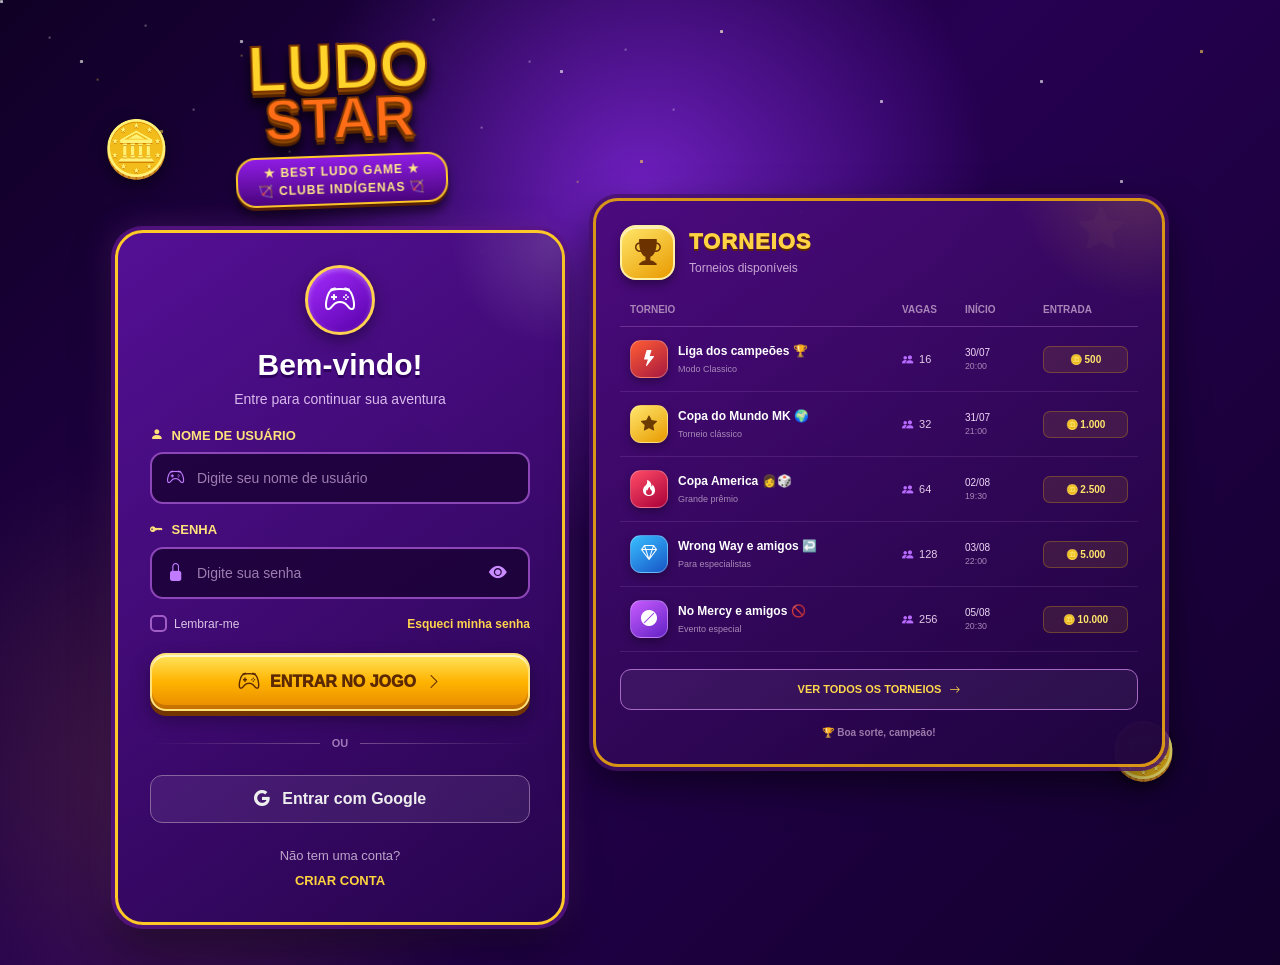
<file: Java_Spring Boot_Docker/src/main/resources/static/index.html>
<!DOCTYPE html>
<html lang="pt-BR">
<head>
    <meta charset="UTF-8">
    <meta name="viewport" content="width=device-width, initial-scale=1.0">

    <title>Ludo Star - Login</title>

    <!-- Bootstrap -->
    <link
            href="https://cdn.jsdelivr.net/npm/bootstrap@5.3.3/dist/css/bootstrap.min.css"
            rel="stylesheet"
    >

    <!-- Bootstrap Icons -->
    <link
            rel="stylesheet"
            href="https://cdn.jsdelivr.net/npm/bootstrap-icons@1.11.3/font/bootstrap-icons.min.css"
    >

    <!-- CSS -->
    <link rel="stylesheet" href="css/style.css">
</head>

<body>

<!-- Efeitos decorativos -->
<div class="stars"></div>
<div class="stars stars-2"></div>

<div class="coin coin-1">🪙</div>
<div class="coin coin-2">🪙</div>
<div class="coin coin-3">⭐</div>

<main class="login-page">

    <div class="game-layout">

        <!-- =================================
             LOGIN
        ================================== -->

        <div class="login-wrapper">

            <div class="game-logo">
                <div class="logo-ludo">LUDO</div>
                <div class="logo-star">STAR</div>

                <div class="logo-decoration">
                    ★ BEST LUDO GAME ★ <br/>
                    🏹 CLUBE INDÍGENAS 🏹
                </div>
            </div>

            <div class="login-card">

                <div class="card-shine"></div>

                <div class="login-header">

                    <div class="avatar-icon">
                        <i class="bi bi-controller"></i>
                    </div>

                    <h1>Bem-vindo!</h1>

                    <p>
                        Entre para continuar sua aventura
                    </p>

                </div>

                <form id="loginForm">

                    <div class="input-box mb-3">

                        <label for="usernameInput">
                            <i class="bi bi-person-fill"></i>
                            Nome de usuário
                        </label>

                        <div class="game-input">

                            <i class="bi bi-controller"></i>

                            <input
                                    type="text"
                                    id="usernameInput"
                                    placeholder="Digite seu nome de usuário"
                                    autocomplete="username"
                                    required
                            >

                        </div>

                    </div>


                    <div class="input-box mb-3">

                        <label for="passwordInput">
                            <i class="bi bi-key-fill"></i>
                            Senha
                        </label>

                        <div class="game-input">

                            <i class="bi bi-lock-fill"></i>

                            <input
                                    type="password"
                                    id="passwordInput"
                                    placeholder="Digite sua senha"
                                    required
                            >

                            <button
                                    type="button"
                                    id="togglePasswordButton"
                                    class="password-button"
                            >
                                <i
                                        class="bi bi-eye-fill"
                                        id="togglePasswordIcon"
                                ></i>
                            </button>

                        </div>

                    </div>


                    <div class="login-options">

                        <label class="remember">

                            <input
                                    type="checkbox"
                                    id="rememberCheckbox"
                            >

                            <span></span>

                            Lembrar-me

                        </label>

                        <a
                                href="#"
                                id="forgotPasswordLink"
                        >
                            Esqueci minha senha
                        </a>

                    </div>


                    <div
                            id="loginMessage"
                            class="game-message d-none"
                    ></div>


                    <button
                            type="submit"
                            id="loginButton"
                            class="play-button"
                    >

                        <span class="button-icon">
                            <i class="bi bi-controller"></i>
                        </span>

                        <span>ENTRAR NO JOGO</span>

                        <i class="bi bi-chevron-right"></i>

                    </button>

                </form>


                <div class="separator">
                    <span>OU</span>
                </div>


                <button
                        type="button"
                        id="googleLoginButton"
                        class="google-button"
                >
                    <i class="bi bi-google"></i>
                    Entrar com Google
                </button>


                <div class="register-area">

                    <span>Não tem uma conta?</span>

                    <a
                            href="register.html"
                            id="registerLink"
                    >
                        CRIAR CONTA
                    </a>

                </div>

            </div>

        </div>


        <!-- =================================
             TORNEIOS
        ================================== -->

        <aside class="tournaments-card">

            <div class="tournaments-header">

                <div class="trophy-icon">
                    <i class="bi bi-trophy-fill"></i>
                </div>

                <div>
                    <h2>TORNEIOS</h2>

                    <p>
                        Torneios disponíveis
                    </p>
                </div>

            </div>


            <!-- Cabeçalho da tabela -->

            <div class="tournament-table-header">

                <span>Torneio</span>
                <span>Vagas</span>
                <span>Início</span>
                <span>Entrada</span>

            </div>


            <!-- Torneio 1 -->

            <div class="tournament-item">

                <div class="tournament-name">

                    <div class="tournament-badge">
                        <i class="bi bi-lightning-fill"></i>
                    </div>

                    <div>
                        <strong>
                            Liga dos campeões 🏆
                        </strong>

                        <small>
                            Modo Classico
                        </small>
                    </div>

                </div>

                <div class="tournament-value">
                    <i class="bi bi-people-fill"></i>
                    16
                </div>

                <div class="tournament-date">
                    30/07<br>
                    <small>20:00</small>
                </div>

                <div class="entry-fee">
                    🪙 500
                </div>

            </div>


            <!-- Torneio 2 -->

            <div class="tournament-item">

                <div class="tournament-name">

                    <div class="tournament-badge gold">
                        <i class="bi bi-star-fill"></i>
                    </div>

                    <div>
                        <strong>
                            Copa do Mundo MK 🌍
                        </strong>

                        <small>
                            Torneio clássico
                        </small>
                    </div>

                </div>

                <div class="tournament-value">
                    <i class="bi bi-people-fill"></i>
                    32
                </div>

                <div class="tournament-date">
                    31/07<br>
                    <small>21:00</small>
                </div>

                <div class="entry-fee">
                    🪙 1.000
                </div>

            </div>


            <!-- Torneio 3 -->

            <div class="tournament-item">

                <div class="tournament-name">

                    <div class="tournament-badge red">
                        <i class="bi bi-fire"></i>
                    </div>

                    <div>
                        <strong>
                            Copa America 👩🎲
                        </strong>

                        <small>
                            Grande prêmio
                        </small>
                    </div>

                </div>

                <div class="tournament-value">
                    <i class="bi bi-people-fill"></i>
                    64
                </div>

                <div class="tournament-date">
                    02/08<br>
                    <small>19:30</small>
                </div>

                <div class="entry-fee">
                    🪙 2.500
                </div>

            </div>


            <!-- Torneio 4 -->

            <div class="tournament-item">

                <div class="tournament-name">

                    <div class="tournament-badge blue">
                        <i class="bi bi-gem"></i>
                    </div>

                    <div>
                        <strong>
                            Wrong Way e amigos ↩️
                        </strong>

                        <small>
                            Para especialistas
                        </small>
                    </div>

                </div>

                <div class="tournament-value">
                    <i class="bi bi-people-fill"></i>
                    128
                </div>

                <div class="tournament-date">
                    03/08<br>
                    <small>22:00</small>
                </div>

                <div class="entry-fee">
                    🪙 5.000
                </div>

            </div>


            <!-- Torneio 5 -->

            <div class="tournament-item">

                <div class="tournament-name">

                    <div class="tournament-badge purple">
                        <i class="bi bi-ban-fill"></i>
                    </div>

                    <div>
                        <strong>
                            No Mercy e amigos 🚫
                        </strong>

                        <small>
                            Evento especial
                        </small>
                    </div>

                </div>

                <div class="tournament-value">
                    <i class="bi bi-people-fill"></i>
                    256
                </div>

                <div class="tournament-date">
                    05/08<br>
                    <small>20:30</small>
                </div>

                <div class="entry-fee">
                    🪙 10.000
                </div>

            </div>


            <button
                    type="button"
                    id="viewTournamentsButton"
                    class="view-tournaments-button"
            >
                VER TODOS OS TORNEIOS
                <i class="bi bi-arrow-right"></i>
            </button>


            <div class="tournament-footer">
                🏆 Boa sorte, campeão!
            </div>

        </aside>

    </div>

</main>

<script src="js/login.js"></script>

</body>
</html>
</file>
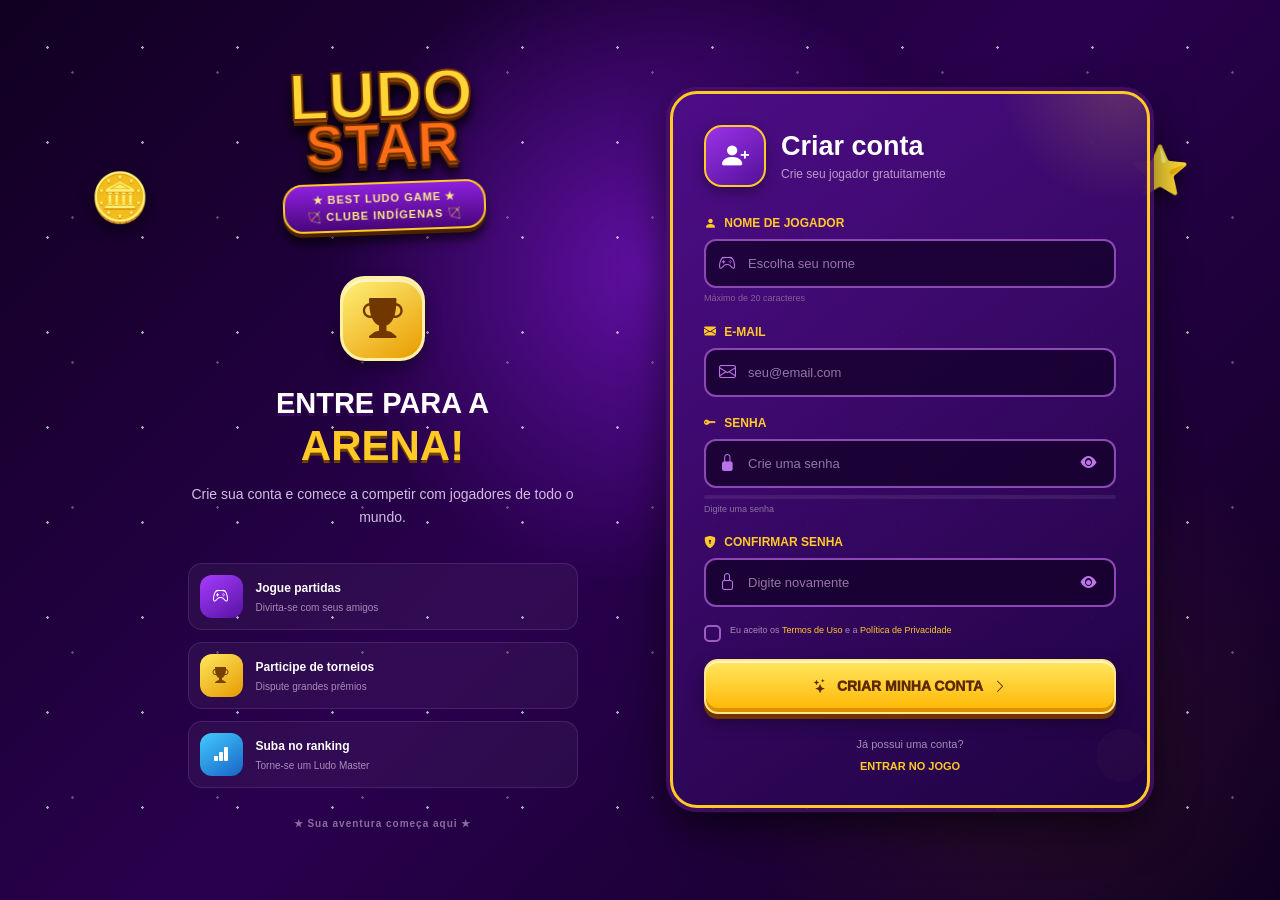
<file: Java_Spring Boot_Docker/src/main/resources/static/register.html>
<!DOCTYPE html>
<html lang="pt-BR">

<head>
    <meta charset="UTF-8">

    <meta
            name="viewport"
            content="width=device-width, initial-scale=1.0"
    >

    <title>Ludo Star - Criar Conta</title>

    <!-- Bootstrap -->
    <link
            href="https://cdn.jsdelivr.net/npm/bootstrap@5.3.3/dist/css/bootstrap.min.css"
            rel="stylesheet"
    >

    <!-- Bootstrap Icons -->
    <link
            rel="stylesheet"
            href="https://cdn.jsdelivr.net/npm/bootstrap-icons@1.11.3/font/bootstrap-icons.min.css"
    >

    <!-- CSS exclusivo do cadastro -->
    <link
            rel="stylesheet"
            href="css/register.css"
    >
</head>

<body>

<!-- Decoração -->
<div class="stars"></div>
<div class="stars stars-two"></div>

<div class="floating-coin coin-one">🪙</div>
<div class="floating-coin coin-two">⭐</div>
<div class="floating-coin coin-three">🪙</div>


<main class="register-page">

    <div class="register-container">


        <!-- =================================
             PAINEL ESQUERDO
        ================================== -->

        <section class="register-promo">

            <div class="promo-logo">

                <div class="promo-ludo">
                    LUDO
                </div>

                <div class="promo-star">
                    STAR
                </div>

                <div class="promo-ribbon">
                    ★ BEST LUDO GAME ★ <br/>
                    🏹 CLUBE INDÍGENAS 🏹
                </div>

            </div>


            <div class="promo-content">

                <div class="trophy-large">
                    <i class="bi bi-trophy-fill"></i>
                </div>

                <h2>
                    ENTRE PARA A
                    <strong>ARENA!</strong>
                </h2>

                <p>
                    Crie sua conta e comece a
                    competir com jogadores
                    de todo o mundo.
                </p>

            </div>


            <!-- Benefícios -->

            <div class="benefits">

                <div class="benefit">

                    <div class="benefit-icon">
                        <i class="bi bi-controller"></i>
                    </div>

                    <div>
                        <strong>
                            Jogue partidas
                        </strong>

                        <span>
                                Divirta-se com seus amigos
                            </span>
                    </div>

                </div>


                <div class="benefit">

                    <div class="benefit-icon gold">
                        <i class="bi bi-trophy-fill"></i>
                    </div>

                    <div>
                        <strong>
                            Participe de torneios
                        </strong>

                        <span>
                                Dispute grandes prêmios
                            </span>
                    </div>

                </div>


                <div class="benefit">

                    <div class="benefit-icon blue">
                        <i class="bi bi-bar-chart-fill"></i>
                    </div>

                    <div>
                        <strong>
                            Suba no ranking
                        </strong>

                        <span>
                                Torne-se um Ludo Master
                            </span>
                    </div>

                </div>

            </div>


            <div class="promo-footer">
                ★ Sua aventura começa aqui ★
            </div>

        </section>



        <!-- =================================
             FORMULÁRIO
        ================================== -->

        <section class="register-card">

            <div class="register-card-top">

                <div class="register-icon">
                    <i class="bi bi-person-plus-fill"></i>
                </div>

                <div>

                    <h1>
                        Criar conta
                    </h1>

                    <p>
                        Crie seu jogador gratuitamente
                    </p>

                </div>

            </div>


            <form id="registerForm">


                <!-- Nome -->

                <div class="register-field">

                    <label for="usernameInput">
                        <i class="bi bi-person-fill"></i>
                        Nome de jogador
                    </label>

                    <div class="register-input">

                        <i class="bi bi-controller"></i>

                        <input
                                type="text"
                                id="usernameInput"
                                placeholder="Escolha seu nome"
                                maxlength="20"
                                autocomplete="username"
                                required
                        >

                    </div>

                    <small
                            id="usernameHint"
                            class="field-hint"
                    >
                        Máximo de 20 caracteres
                    </small>

                </div>



                <!-- Email -->

                <div class="register-field">

                    <label for="emailInput">
                        <i class="bi bi-envelope-fill"></i>
                        E-mail
                    </label>

                    <div class="register-input">

                        <i class="bi bi-envelope"></i>

                        <input
                                type="email"
                                id="emailInput"
                                placeholder="seu@email.com"
                                autocomplete="email"
                                required
                        >

                    </div>

                </div>



                <!-- Senha -->

                <div class="register-field">

                    <label for="passwordInput">
                        <i class="bi bi-key-fill"></i>
                        Senha
                    </label>

                    <div class="register-input">

                        <i class="bi bi-lock-fill"></i>

                        <input
                                type="password"
                                id="passwordInput"
                                placeholder="Crie uma senha"
                                autocomplete="new-password"
                                required
                        >

                        <button
                                type="button"
                                id="togglePasswordButton"
                                class="password-toggle"
                        >
                            <i
                                    class="bi bi-eye-fill"
                                    id="passwordIcon"
                            ></i>
                        </button>

                    </div>


                    <!-- Força da senha -->

                    <div class="password-strength">

                        <div class="strength-bar">
                                <span
                                        id="strengthBar"
                                ></span>
                        </div>

                        <small
                                id="strengthText"
                        >
                            Digite uma senha
                        </small>

                    </div>

                </div>



                <!-- Confirmar senha -->

                <div class="register-field">

                    <label for="confirmPasswordInput">
                        <i class="bi bi-shield-lock-fill"></i>
                        Confirmar senha
                    </label>

                    <div class="register-input">

                        <i class="bi bi-lock"></i>

                        <input
                                type="password"
                                id="confirmPasswordInput"
                                placeholder="Digite novamente"
                                autocomplete="new-password"
                                required
                        >

                        <button
                                type="button"
                                id="toggleConfirmPasswordButton"
                                class="password-toggle"
                        >
                            <i
                                    class="bi bi-eye-fill"
                                    id="confirmPasswordIcon"
                            ></i>
                        </button>

                    </div>

                </div>



                <!-- Termos -->

                <div class="terms">

                    <label>

                        <input
                                type="checkbox"
                                id="termsCheckbox"
                        >

                        <span class="custom-check"></span>

                        <span class="terms-text">
                                Eu aceito os
                                <a href="#">
                                    Termos de Uso
                                </a>
                                e a
                                <a href="#">
                                    Política de Privacidade
                                </a>
                            </span>

                    </label>

                </div>



                <!-- Mensagem -->

                <div
                        id="registerMessage"
                        class="register-message d-none"
                ></div>



                <!-- Botão -->

                <button
                        type="submit"
                        id="registerButton"
                        class="create-account-button"
                >

                    <i class="bi bi-stars"></i>

                    <span>
                            CRIAR MINHA CONTA
                        </span>

                    <i class="bi bi-chevron-right"></i>

                </button>

            </form>



            <!-- Já possui conta -->

            <div class="already-account">

                    <span>
                        Já possui uma conta?
                    </span>

                <a
                        href="index.html"
                        id="loginLink"
                >
                    ENTRAR NO JOGO
                </a>

            </div>


        </section>

    </div>

</main>


<script src="js/register.js"></script>

</body>

</html>
</file>
<file: Java_Spring Boot_Docker/src/main/resources/static/css/style.css>
* {
    box-sizing: border-box;
}

:root {
    --purple-dark: #170035;
    --purple: #43008c;
    --purple-light: #8d2cff;

    --gold-dark: #9c5800;
    --gold: #ffb900;
    --gold-light: #ffe66d;

    --white: #ffffff;
}

body {
    margin: 0;
    min-height: 100vh;

    font-family:
            Arial,
            Helvetica,
            sans-serif;

    color: white;

    overflow-x: hidden;

    background:
            radial-gradient(
                    circle at 50% 20%,
                    rgba(152, 48, 255, 0.65),
                    transparent 35%
            ),
            radial-gradient(
                    circle at 15% 80%,
                    rgba(255, 188, 0, 0.15),
                    transparent 25%
            ),
            linear-gradient(
                    135deg,
                    #100025,
                    #260052 45%,
                    #12002b
            );
}


/* =========================================
   ESTRELAS
========================================= */

.stars,
.stars::before,
.stars::after {
    position: fixed;

    content: "";

    width: 3px;
    height: 3px;

    background: white;

    border-radius: 50%;

    box-shadow:
            80px 60px white,
            160px 130px #ffd84d,
            240px 40px white,
            320px 180px #fff,
            400px 90px #ffd84d,
            480px 250px white,
            560px 70px white,
            640px 160px #ffd84d,
            720px 30px white,
            800px 210px white,
            880px 100px #fff,
            960px 300px #ffd84d,
            1040px 80px white,
            1120px 180px white,
            1200px 50px #ffd84d;
}

.stars {
    top: 0;
    left: 0;

    opacity: 0.6;

    animation: starsMove 15s linear infinite;
}

.stars-2 {
    transform: scale(0.6);

    opacity: 0.35;

    animation-duration: 25s;
}

@keyframes starsMove {
    from {
        transform: translateY(0);
    }

    to {
        transform: translateY(100px);
    }
}


/* =========================================
   MOEDAS / DECORAÇÕES
========================================= */

.coin {
    position: fixed;

    font-size: 55px;

    filter:
            drop-shadow(0 5px 8px rgba(0, 0, 0, 0.5));

    z-index: 1;

    animation: floating 3s ease-in-out infinite;
}

.coin-1 {
    top: 12%;
    left: 8%;
}

.coin-2 {
    bottom: 12%;
    right: 8%;

    animation-delay: 1s;
}

.coin-3 {
    top: 22%;
    right: 12%;

    font-size: 40px;

    animation-delay: 0.5s;
}

@keyframes floating {
    0%,
    100% {
        transform: translateY(0) rotate(-8deg);
    }

    50% {
        transform: translateY(-15px) rotate(8deg);
    }
}


/* =========================================
   PÁGINA
========================================= */

.login-page {
    min-height: 100vh;

    display: flex;
    align-items: center;
    justify-content: center;

    padding: 40px 20px;

    position: relative;

    z-index: 2;
}

.login-wrapper {
    width: 100%;
    max-width: 450px;
}


/* =========================================
   LOGO
========================================= */

.game-logo {
    text-align: center;

    margin-bottom: 25px;

    transform: rotate(-2deg);

    filter:
            drop-shadow(
                    0 8px 5px rgba(0, 0, 0, 0.5)
            );
}

.logo-ludo,
.logo-star {
    font-family:
            Impact,
            "Arial Black",
            sans-serif;

    font-weight: 900;

    line-height: 0.85;

    -webkit-text-stroke: 2px #7b3600;

    text-shadow:
            0 3px 0 #8c4700,
            0 6px 0 #542300,
            0 9px 12px rgba(0, 0, 0, 0.5);
}

.logo-ludo {
    font-size: 64px;

    color: #ffd329;
}

.logo-star {
    font-size: 57px;

    color: #ff6d16;
}

.logo-decoration {
    display: inline-block;

    margin-top: 12px;

    padding: 5px 20px;

    color: #ffe889;

    background:
            linear-gradient(
                    180deg,
                    #8f1ce4,
                    #4a057d
            );

    border: 2px solid #ffca28;

    border-radius: 20px;

    font-size: 12px;

    font-weight: 900;

    letter-spacing: 1px;

    box-shadow:
            0 3px 0 #562100;
}


/* =========================================
   CARD
========================================= */

.login-card {
    position: relative;

    overflow: hidden;

    padding: 32px;

    border-radius: 28px;

    background:
            linear-gradient(
                    145deg,
                    rgba(86, 16, 151, 0.98),
                    rgba(38, 4, 76, 0.98)
            );

    border: 3px solid #ffca28;

    box-shadow:
            0 0 0 4px rgba(91, 20, 135, 0.8),
            0 15px 40px rgba(0, 0, 0, 0.65),
            0 0 35px rgba(190, 75, 255, 0.3);
}

.card-shine {
    position: absolute;

    top: -100px;
    right: -100px;

    width: 220px;
    height: 220px;

    border-radius: 50%;

    background:
            radial-gradient(
                    circle,
                    rgba(255, 255, 255, 0.15),
                    transparent 65%
            );

    pointer-events: none;
}


/* =========================================
   HEADER
========================================= */

.login-header {
    text-align: center;

    position: relative;

    z-index: 2;
}

.avatar-icon {
    width: 70px;
    height: 70px;

    margin: 0 auto 12px;

    display: flex;
    align-items: center;
    justify-content: center;

    border-radius: 50%;

    color: #fff;

    font-size: 32px;

    background:
            linear-gradient(
                    145deg,
                    #a62cff,
                    #5600a8
            );

    border: 3px solid #ffd34d;

    box-shadow:
            inset 0 2px 5px rgba(255, 255, 255, 0.3),
            0 5px 15px rgba(0, 0, 0, 0.4);
}

.login-header h1 {
    margin: 0;

    font-size: 30px;

    font-weight: 900;

    color: #fff;

    text-shadow:
            0 3px 0 #30005e;
}

.login-header p {
    margin-top: 6px;

    color: #d9b9ed;

    font-size: 14px;
}


/* =========================================
   INPUTS
========================================= */

.input-box {
    position: relative;

    z-index: 2;
}

.input-box label {
    display: block;

    margin-bottom: 7px;

    color: #ffe27b;

    font-size: 13px;

    font-weight: 800;

    text-transform: uppercase;
}

.input-box label i {
    margin-right: 5px;
}

.game-input {
    height: 52px;

    display: flex;
    align-items: center;

    padding: 0 15px;

    background:
            rgba(24, 0, 51, 0.8);

    border: 2px solid #8c46b8;

    border-radius: 13px;

    transition: 0.2s;
}

.game-input:focus-within {
    border-color: #ffca28;

    box-shadow:
            0 0 0 3px rgba(255, 202, 40, 0.15),
            0 0 15px rgba(255, 193, 7, 0.2);
}

.game-input > i {
    color: #c07bff;

    font-size: 18px;

    margin-right: 10px;
}

.game-input input {
    width: 100%;

    height: 100%;

    border: 0;
    outline: 0;

    color: white;

    background: transparent;

    font-size: 14px;
}

.game-input input::placeholder {
    color: #9d7daf;
}

.password-button {
    border: 0;

    color: #c98cff;

    background: transparent;

    font-size: 18px;

    cursor: pointer;
}

.password-button:hover {
    color: #ffd34d;
}


/* =========================================
   OPÇÕES
========================================= */

.login-options {
    display: flex;

    align-items: center;
    justify-content: space-between;

    margin: 15px 0 20px;

    font-size: 12px;
}

.remember {
    display: flex;

    align-items: center;

    gap: 7px;

    color: #d8c3e6;

    cursor: pointer;
}

.remember input {
    display: none;
}

.remember span {
    width: 17px;
    height: 17px;

    display: inline-block;

    border: 2px solid #a15dc6;

    border-radius: 5px;
}

.remember input:checked + span {
    background: #ffbf00;

    border-color: #ffcf42;

    box-shadow:
            inset 0 0 0 3px #5b138a;
}

.login-options a {
    color: #ffd34d;

    text-decoration: none;

    font-weight: 700;
}

.login-options a:hover {
    text-decoration: underline;
}


/* =========================================
   MENSAGEM
========================================= */

.game-message {
    padding: 10px 12px;

    margin-bottom: 15px;

    border-radius: 10px;

    font-size: 13px;

    text-align: center;
}

.game-message.success {
    background: rgba(25, 180, 80, 0.2);

    border: 1px solid #43df7b;

    color: #9dffbd;
}

.game-message.error {
    background: rgba(230, 50, 50, 0.2);

    border: 1px solid #ff6262;

    color: #ffb2b2;
}


/* =========================================
   BOTÃO PRINCIPAL
========================================= */

.play-button {
    width: 100%;
    height: 58px;

    display: flex;
    align-items: center;
    justify-content: center;

    gap: 10px;

    position: relative;

    border: 2px solid #ffe17a;

    border-radius: 16px;

    color: #5c2800;

    background:
            linear-gradient(
                    180deg,
                    #ffe45d 0%,
                    #ffb300 50%,
                    #e88a00 100%
            );

    box-shadow:
            inset 0 2px 0 rgba(255, 255, 255, 0.7),
            inset 0 -4px 0 rgba(135, 65, 0, 0.35),
            0 5px 0 #733400,
            0 8px 18px rgba(0, 0, 0, 0.35);

    font-weight: 1000;

    font-size: 16px;

    cursor: pointer;

    transition:
            transform 0.15s,
            box-shadow 0.15s;
}

.play-button:hover {
    transform: translateY(-2px);

    box-shadow:
            inset 0 2px 0 rgba(255, 255, 255, 0.7),
            inset 0 -4px 0 rgba(135, 65, 0, 0.35),
            0 7px 0 #733400,
            0 12px 22px rgba(0, 0, 0, 0.4);
}

.play-button:active {
    transform: translateY(3px);

    box-shadow:
            inset 0 2px 0 rgba(255, 255, 255, 0.5),
            0 2px 0 #733400;
}

.button-icon {
    font-size: 22px;
}


/* =========================================
   SEPARADOR
========================================= */

.separator {
    display: flex;

    align-items: center;

    gap: 12px;

    margin: 24px 0;

    color: #9f79b7;

    font-size: 11px;

    font-weight: bold;
}

.separator::before,
.separator::after {
    content: "";

    flex: 1;

    height: 1px;

    background:
            linear-gradient(
                    90deg,
                    transparent,
                    #754a8d
            );
}

.separator::after {
    background:
            linear-gradient(
                    90deg,
                    #754a8d,
                    transparent
            );
}


/* =========================================
   GOOGLE
========================================= */

.google-button {
    width: 100%;

    height: 48px;

    border: 1px solid #87649c;

    border-radius: 12px;

    color: #eee;

    background: rgba(255, 255, 255, 0.07);

    font-weight: 700;

    cursor: pointer;

    transition: 0.2s;
}

.google-button i {
    margin-right: 8px;
}

.google-button:hover {
    background: rgba(255, 255, 255, 0.13);

    border-color: #caa4dc;
}


/* =========================================
   REGISTRO
========================================= */

.register-area {
    text-align: center;

    margin-top: 23px;

    color: #bda4c9;

    font-size: 13px;
}

.register-area a {
    display: block;

    margin-top: 5px;

    color: #ffd33d;

    font-weight: 900;

    text-decoration: none;
}

.register-area a:hover {
    text-decoration: underline;
}


/* =========================================
   FOOTER
========================================= */

.footer-text {
    text-align: center;

    margin-top: 18px;

    color: #9c75b4;

    font-size: 11px;

    font-weight: bold;

    letter-spacing: 1px;
}


/* =========================================
   RESPONSIVO
========================================= */

@media (max-width: 950px) {

    .game-layout {
        max-width: 700px;

        grid-template-columns: 1fr;

        align-items: stretch;
    }

    .login-wrapper {
        max-width: 450px;

        width: 100%;

        margin: auto;
    }

    .tournaments-card {
        width: 100%;
    }
}


@media (max-width: 576px) {

    .login-page {
        padding: 25px 15px;
    }

    .game-layout {
        gap: 22px;
    }

    .login-card {
        padding: 25px 20px;

        border-radius: 22px;
    }

    .logo-ludo {
        font-size: 52px;
    }

    .logo-star {
        font-size: 47px;
    }

    .coin {
        display: none;
    }

    .login-options {
        font-size: 11px;
    }

    .tournaments-card {
        padding: 18px 12px;
    }

    .tournament-table-header {
        grid-template-columns:
            minmax(120px, 1fr)
            45px
            60px
            72px;

        font-size: 8px;
    }

    .tournament-item {
        grid-template-columns:
            minmax(120px, 1fr)
            45px
            60px
            72px;

        gap: 5px;

        padding: 11px 5px;
    }

    .tournament-badge {
        width: 32px;
        height: 32px;

        font-size: 13px;
    }

    .tournament-name {
        gap: 6px;
    }

    .tournament-name strong {
        font-size: 10px;
    }

    .tournament-name small {
        font-size: 8px;
    }

    .tournament-value,
    .tournament-date {
        font-size: 9px;
    }

    .entry-fee {
        font-size: 8px;

        padding: 2px 4px;
    }
}

/* =========================================
   LAYOUT LOGIN + TORNEIOS
========================================= */

.game-layout {
    width: 100%;
    max-width: 1050px;

    display: grid;

    grid-template-columns:
        minmax(380px, 450px)
        minmax(450px, 1fr);

    gap: 28px;

    align-items: center;
}


/* =========================================
   TORNEIOS
========================================= */

.tournaments-card {
    position: relative;

    overflow: hidden;

    padding: 24px;

    border-radius: 25px;

    background:
            linear-gradient(
                    145deg,
                    rgba(75, 11, 125, 0.98),
                    rgba(30, 3, 61, 0.98)
            );

    border: 3px solid #d99516;

    box-shadow:
            0 0 0 4px rgba(72, 17, 106, 0.8),
            0 15px 40px rgba(0, 0, 0, 0.6);

    min-width: 0;
}


/* Brilho no canto */

.tournaments-card::before {
    content: "";

    position: absolute;

    width: 250px;
    height: 250px;

    top: -150px;
    right: -100px;

    border-radius: 50%;

    background:
            radial-gradient(
                    circle,
                    rgba(255, 210, 50, 0.18),
                    transparent 70%
            );

    pointer-events: none;
}


/* =========================================
   CABEÇALHO
========================================= */

.tournaments-header {
    display: flex;

    align-items: center;

    gap: 14px;

    margin-bottom: 22px;

    position: relative;
    z-index: 2;
}

.trophy-icon {
    width: 55px;
    height: 55px;

    flex-shrink: 0;

    display: flex;
    align-items: center;
    justify-content: center;

    border-radius: 16px;

    color: #6c3300;

    font-size: 26px;

    background:
            linear-gradient(
                    145deg,
                    #ffe66a,
                    #e99a00
            );

    border: 2px solid #fff0a4;

    box-shadow:
            inset 0 2px 0 rgba(255,255,255,.6),
            0 5px 10px rgba(0,0,0,.35);
}

.tournaments-header h2 {
    margin: 0;

    color: #ffd343;

    font-size: 22px;

    font-weight: 1000;

    letter-spacing: 1px;

    text-shadow:
            0 2px 0 #5b2600;
}

.tournaments-header p {
    margin: 3px 0 0;

    color: #c8a6d6;

    font-size: 12px;
}


/* =========================================
   CABEÇALHO DA TABELA
========================================= */

.tournament-table-header {
    display: grid;

    grid-template-columns:
        minmax(150px, 1.8fr)
        55px
        70px
        85px;

    gap: 8px;

    padding: 0 10px 9px;

    color: #a985b8;

    border-bottom: 1px solid
    rgba(204, 137, 232, 0.3);

    font-size: 10px;

    font-weight: 800;

    text-transform: uppercase;

    position: relative;
    z-index: 2;
}


/* =========================================
   ITEM TORNEIO
========================================= */

.tournament-item {
    display: grid;

    grid-template-columns:
        minmax(150px, 1.8fr)
        55px
        70px
        85px;

    gap: 8px;

    align-items: center;

    padding: 13px 10px;

    border-bottom: 1px solid
    rgba(198, 130, 225, 0.16);

    transition: 0.2s;

    position: relative;
    z-index: 2;
}

.tournament-item:last-of-type {
    border-bottom: none;
}

.tournament-item:hover {
    background:
            rgba(255, 193, 7, 0.07);

    transform: translateX(3px);

    border-radius: 10px;
}


/* =========================================
   NOME DO TORNEIO
========================================= */

.tournament-name {
    display: flex;

    align-items: center;

    gap: 10px;

    min-width: 0;
}

.tournament-name > div:last-child {
    min-width: 0;
}

.tournament-name strong {
    display: block;

    color: #fff;

    font-size: 12px;

    white-space: nowrap;

    overflow: hidden;

    text-overflow: ellipsis;
}

.tournament-name small {
    display: block;

    margin-top: 3px;

    color: #a98ab8;

    font-size: 9px;
}


/* =========================================
   ÍCONE DO TORNEIO
========================================= */

.tournament-badge {
    width: 38px;
    height: 38px;

    flex-shrink: 0;

    display: flex;
    align-items: center;
    justify-content: center;

    border-radius: 11px;

    color: #fff;

    background:
            linear-gradient(
                    145deg,
                    #ff5c33,
                    #a71940
            );

    border: 1px solid
    rgba(255, 255, 255, 0.25);

    box-shadow:
            0 4px 8px rgba(0,0,0,.3);
}

.tournament-badge.gold {
    color: #6d3b00;

    background:
            linear-gradient(
                    145deg,
                    #ffe66d,
                    #e89b00
            );
}

.tournament-badge.red {
    background:
            linear-gradient(
                    145deg,
                    #ff4c67,
                    #a90039
            );
}

.tournament-badge.blue {
    background:
            linear-gradient(
                    145deg,
                    #38bfff,
                    #1755c7
            );
}

.tournament-badge.purple {
    background:
            linear-gradient(
                    145deg,
                    #c85cff,
                    #6322c5
            );
}


/* =========================================
   VAGAS
========================================= */

.tournament-value {
    color: #e4ccea;

    font-size: 11px;

    white-space: nowrap;
}

.tournament-value i {
    color: #b86bff;

    margin-right: 3px;
}


/* =========================================
   DATA
========================================= */

.tournament-date {
    color: #f0d9f7;

    font-size: 10px;

    line-height: 1.3;

    white-space: nowrap;
}

.tournament-date small {
    color: #a887b7;
}


/* =========================================
   PREÇO
========================================= */

.entry-fee {
    display: inline-flex;

    align-items: center;
    justify-content: center;

    min-height: 27px;

    padding: 3px 7px;

    border-radius: 7px;

    color: #ffe46d;

    background:
            rgba(255, 184, 0, 0.1);

    border: 1px solid
    rgba(255, 196, 0, 0.25);

    font-size: 10px;

    font-weight: 900;

    white-space: nowrap;
}


/* =========================================
   BOTÃO
========================================= */

.view-tournaments-button {
    width: 100%;

    margin-top: 17px;

    padding: 11px;

    border: 1px solid #a76ac4;

    border-radius: 11px;

    color: #ffd84d;

    background:
            rgba(255,255,255,.05);

    font-size: 11px;

    font-weight: 900;

    cursor: pointer;

    transition: .2s;
}

.view-tournaments-button i {
    margin-left: 5px;
}

.view-tournaments-button:hover {
    color: #5d2800;

    background: #ffc928;

    border-color: #ffe58a;
}


/* =========================================
   FOOTER TORNEIOS
========================================= */

.tournament-footer {
    margin-top: 15px;

    text-align: center;

    color: #9c7bab;

    font-size: 10px;

    font-weight: bold;
}
</file>
<file: Java_Spring Boot_Docker/src/main/resources/static/css/register.css>
* {
    box-sizing: border-box;
}

:root {
    --purple-dark: #16002f;
    --purple: #45008a;
    --purple-light: #8c2de5;

    --gold: #ffc928;
    --gold-light: #ffe76b;
    --orange: #ff7517;

    --text: #ffffff;
    --muted: #bda4cc;
}


/* =========================================
   BODY
========================================= */

body {
    margin: 0;

    min-height: 100vh;

    font-family:
            Arial,
            Helvetica,
            sans-serif;

    color: var(--text);

    overflow-x: hidden;

    background:
            radial-gradient(
                    circle at 50% 30%,
                    #5e0fa0 0%,
                    transparent 35%
            ),
            radial-gradient(
                    circle at 80% 80%,
                    rgba(255, 170, 0, .08),
                    transparent 25%
            ),
            linear-gradient(
                    135deg,
                    #110021,
                    #29004e 50%,
                    #10001f
            );
}


/* =========================================
   ESTRELAS
========================================= */

.stars {
    position: fixed;

    inset: 0;

    pointer-events: none;

    opacity: .65;

    background-image:
            radial-gradient(
                    circle,
                    white 1px,
                    transparent 1.5px
            );

    background-size: 95px 95px;

    animation:
            starsAnimation 18s linear infinite;
}

.stars-two {
    opacity: .3;

    background-size: 145px 145px;

    animation-duration: 30s;
}

@keyframes starsAnimation {

    from {
        transform: translateY(0);
    }

    to {
        transform: translateY(100px);
    }

}


/* =========================================
   MOEDAS
========================================= */

.floating-coin {
    position: fixed;

    z-index: 1;

    font-size: 48px;

    filter:
            drop-shadow(
                    0 7px 8px rgba(0,0,0,.5)
            );

    animation:
            floatCoin 4s ease-in-out infinite;
}

.coin-one {
    left: 7%;
    top: 18%;
}

.coin-two {
    right: 7%;
    top: 15%;

    animation-delay: 1s;
}

.coin-three {
    right: 10%;
    bottom: 12%;

    animation-delay: 2s;
}

@keyframes floatCoin {

    0%,
    100% {
        transform:
                translateY(0)
                rotate(-8deg);
    }

    50% {
        transform:
                translateY(-18px)
                rotate(8deg);
    }

}


/* =========================================
   PÁGINA
========================================= */

.register-page {
    min-height: 100vh;

    display: flex;

    align-items: center;
    justify-content: center;

    padding: 45px 25px;

    position: relative;

    z-index: 2;
}


/* =========================================
   CONTAINER
========================================= */

.register-container {
    width: 100%;

    max-width: 1020px;

    display: grid;

    grid-template-columns:
        minmax(390px, 1fr)
        minmax(420px, 480px);

    gap: 35px;

    align-items: center;
}


/* =========================================
   PAINEL PROMOCIONAL
========================================= */

.register-promo {
    padding: 20px;

    text-align: center;
}


/* =========================================
   LOGO
========================================= */

.promo-logo {
    display: inline-block;

    transform: rotate(-2deg);

    filter:
            drop-shadow(
                    0 7px 5px rgba(0,0,0,.6)
            );
}

.promo-ludo,
.promo-star {
    font-family:
            Impact,
            "Arial Black",
            sans-serif;

    line-height: .8;

    font-weight: 900;

    -webkit-text-stroke:
            2px #713000;

    text-shadow:
            0 3px #9b4900,
            0 6px #4d2100,
            0 10px 12px rgba(0,0,0,.5);
}

.promo-ludo {
    color: #ffd536;

    font-size: 65px;
}

.promo-star {
    color: #ff6d16;

    font-size: 58px;
}

.promo-ribbon {
    margin-top: 15px;

    padding: 6px 22px;

    display: inline-block;

    border: 2px solid var(--gold);

    border-radius: 20px;

    color: #ffe98b;

    background:
            linear-gradient(
                    180deg,
                    #8e20df,
                    #480579
            );

    box-shadow:
            0 4px 0 #4b2100;

    font-size: 11px;

    font-weight: 900;

    letter-spacing: 1px;
}


/* =========================================
   PROMO CONTENT
========================================= */

.promo-content {
    margin-top: 45px;
}

.trophy-large {
    width: 85px;
    height: 85px;

    margin: auto;

    display: flex;

    align-items: center;
    justify-content: center;

    border-radius: 25px;

    color: #713700;

    font-size: 40px;

    background:
            linear-gradient(
                    145deg,
                    #fff17b,
                    #e99b00
            );

    border: 3px solid #fff1a3;

    box-shadow:
            0 7px 15px rgba(0,0,0,.4),
            inset 0 3px rgba(255,255,255,.6);
}

.promo-content h2 {
    margin-top: 25px;

    font-size: 29px;

    font-weight: 900;

    text-shadow:
            0 3px 0 #3a075e;
}

.promo-content h2 strong {
    color: var(--gold);

    display: block;

    font-size: 42px;

    text-shadow:
            0 3px 0 #704000;
}

.promo-content p {
    max-width: 390px;

    margin: 12px auto 0;

    color: #d5bce1;

    line-height: 1.6;

    font-size: 14px;
}


/* =========================================
   BENEFÍCIOS
========================================= */

.benefits {
    max-width: 390px;

    margin: 35px auto 0;

    display: flex;

    flex-direction: column;

    gap: 12px;

    text-align: left;
}

.benefit {
    display: flex;

    align-items: center;

    gap: 13px;

    padding: 11px;

    border-radius: 14px;

    background:
            rgba(255,255,255,.045);

    border: 1px solid
    rgba(194,119,232,.18);
}

.benefit-icon {
    width: 43px;
    height: 43px;

    flex-shrink: 0;

    display: flex;

    align-items: center;
    justify-content: center;

    border-radius: 12px;

    color: white;

    background:
            linear-gradient(
                    145deg,
                    #a63cff,
                    #5712a3
            );
}

.benefit-icon.gold {
    color: #754000;

    background:
            linear-gradient(
                    145deg,
                    #ffe65f,
                    #e59a00
            );
}

.benefit-icon.blue {
    background:
            linear-gradient(
                    145deg,
                    #43caff,
                    #1764c5
            );
}

.benefit strong,
.benefit span {
    display: block;
}

.benefit strong {
    font-size: 12px;

    color: #fff;
}

.benefit span {
    margin-top: 3px;

    color: #a98ab8;

    font-size: 10px;
}

.promo-footer {
    margin-top: 28px;

    color: #8e6aa2;

    font-size: 10px;

    font-weight: bold;

    letter-spacing: 1px;
}


/* =========================================
   CARD
========================================= */

.register-card {
    position: relative;

    overflow: hidden;

    padding: 31px;

    border-radius: 27px;

    background:
            linear-gradient(
                    145deg,
                    rgba(78, 13, 135, .98),
                    rgba(32, 3, 66, .98)
            );

    border: 3px solid var(--gold);

    box-shadow:
            0 0 0 4px rgba(76,17,109,.8),
            0 18px 45px rgba(0,0,0,.65);
}

.register-card::before {
    content: "";

    position: absolute;

    width: 250px;
    height: 250px;

    top: -140px;
    right: -100px;

    border-radius: 50%;

    background:
            radial-gradient(
                    circle,
                    rgba(255,218,73,.18),
                    transparent 70%
            );

    pointer-events: none;
}


/* =========================================
   HEADER
========================================= */

.register-card-top {
    display: flex;

    align-items: center;

    gap: 15px;

    margin-bottom: 27px;

    position: relative;
    z-index: 2;
}

.register-icon {
    width: 62px;
    height: 62px;

    flex-shrink: 0;

    display: flex;

    align-items: center;
    justify-content: center;

    border-radius: 18px;

    color: #fff;

    font-size: 27px;

    background:
            linear-gradient(
                    145deg,
                    #9c32e9,
                    #521098
            );

    border: 2px solid var(--gold);

    box-shadow:
            0 5px 12px rgba(0,0,0,.35);
}

.register-card-top h1 {
    margin: 0;

    font-size: 27px;

    font-weight: 900;
}

.register-card-top p {
    margin: 3px 0 0;

    color: #b99bc9;

    font-size: 12px;
}


/* =========================================
   CAMPOS
========================================= */

.register-field {
    margin-bottom: 17px;

    position: relative;

    z-index: 2;
}

.register-field label {
    display: block;

    margin-bottom: 7px;

    color: var(--gold);

    font-size: 12px;

    font-weight: 900;

    text-transform: uppercase;
}

.register-field label i {
    margin-right: 5px;
}

.register-input {
    height: 49px;

    display: flex;

    align-items: center;

    padding: 0 13px;

    border-radius: 12px;

    background:
            rgba(20,0,43,.8);

    border: 2px solid #8c48b5;

    transition: .2s;
}

.register-input:focus-within {
    border-color: var(--gold);

    box-shadow:
            0 0 0 3px
            rgba(255,201,40,.13);
}

.register-input > i {
    margin-right: 10px;

    color: #bb72e8;

    font-size: 17px;
}

.register-input input {
    width: 100%;
    height: 100%;

    border: 0;
    outline: 0;

    color: white;

    background: transparent;

    font-size: 13px;
}

.register-input input::placeholder {
    color: #9674a7;
}

.password-toggle {
    padding: 4px;

    border: 0;

    color: #bd75e8;

    background: transparent;

    cursor: pointer;
}

.password-toggle:hover {
    color: var(--gold);
}

.field-hint {
    display: block;

    margin-top: 4px;

    color: #836393;

    font-size: 9px;
}


/* =========================================
   FORÇA DA SENHA
========================================= */

.password-strength {
    margin-top: 7px;
}

.strength-bar {
    height: 4px;

    overflow: hidden;

    border-radius: 10px;

    background:
            rgba(255,255,255,.08);
}

.strength-bar span {
    display: block;

    width: 0;
    height: 100%;

    border-radius: 10px;

    transition: .3s;
}

#strengthText {
    display: block;

    margin-top: 4px;

    color: #8e719e;

    font-size: 9px;
}


/* =========================================
   TERMOS
========================================= */

.terms {
    margin: 6px 0 17px;

    position: relative;
    z-index: 2;
}

.terms label {
    display: flex;

    align-items: flex-start;

    gap: 9px;

    cursor: pointer;
}

.terms input {
    display: none;
}

.custom-check {
    width: 17px;
    height: 17px;

    flex-shrink: 0;

    margin-top: 1px;

    border: 2px solid #9c5dc0;

    border-radius: 5px;
}

.terms input:checked + .custom-check {
    background: var(--gold);

    border-color: var(--gold);

    box-shadow:
            inset 0 0 0 3px #5a1684;
}

.terms-text {
    color: #a88bb5;

    font-size: 9px;

    line-height: 1.5;
}

.terms-text a {
    color: var(--gold);

    text-decoration: none;
}

.terms-text a:hover {
    text-decoration: underline;
}


/* =========================================
   MENSAGEM
========================================= */

.register-message {
    margin-bottom: 15px;

    padding: 10px;

    border-radius: 9px;

    text-align: center;

    font-size: 11px;
}

.register-message.error {
    color: #ffb4b4;

    border: 1px solid #ec5c68;

    background:
            rgba(190,35,60,.18);
}

.register-message.success {
    color: #a8ffca;

    border: 1px solid #44dc83;

    background:
            rgba(30,180,90,.15);
}


/* =========================================
   BOTÃO
========================================= */

.create-account-button {
    width: 100%;
    height: 55px;

    display: flex;

    align-items: center;
    justify-content: center;

    gap: 10px;

    border: 2px solid #ffe68b;

    border-radius: 14px;

    color: #5d2900;

    background:
            linear-gradient(
                    180deg,
                    #ffe760,
                    #ffb500
            );

    box-shadow:
            inset 0 2px
            rgba(255,255,255,.65),

            inset 0 -4px
            rgba(130,58,0,.3),

            0 5px 0 #713400,

            0 8px 17px
            rgba(0,0,0,.35);

    font-size: 14px;

    font-weight: 1000;

    cursor: pointer;

    transition: .15s;
}

.create-account-button:hover {
    transform: translateY(-2px);

    box-shadow:
            inset 0 2px
            rgba(255,255,255,.65),

            inset 0 -4px
            rgba(130,58,0,.3),

            0 7px 0 #713400,

            0 11px 20px
            rgba(0,0,0,.4);
}

.create-account-button:active {
    transform: translateY(3px);

    box-shadow:
            0 2px 0 #713400;
}


/* =========================================
   LOGIN
========================================= */

.already-account {
    margin-top: 22px;

    text-align: center;

    color: #a88bb5;

    font-size: 11px;
}

.already-account a {
    display: block;

    margin-top: 5px;

    color: var(--gold);

    font-weight: 900;

    text-decoration: none;
}

.already-account a:hover {
    text-decoration: underline;
}


/* =========================================
   RESPONSIVO
========================================= */

@media (max-width: 900px) {

    .register-container {
        max-width: 500px;

        grid-template-columns: 1fr;
    }

    .register-promo {
        padding-bottom: 0;
    }

    .benefits {
        display: none;
    }

    .promo-content {
        margin-top: 25px;
    }
}


@media (max-width: 576px) {

    .register-page {
        padding: 25px 15px;
    }

    .floating-coin {
        display: none;
    }

    .promo-ludo {
        font-size: 52px;
    }

    .promo-star {
        font-size: 46px;
    }

    .promo-content h2 {
        font-size: 24px;
    }

    .promo-content h2 strong {
        font-size: 34px;
    }

    .register-card {
        padding: 23px 18px;

        border-radius: 22px;
    }

    .register-card-top h1 {
        font-size: 24px;
    }
}
</file>
